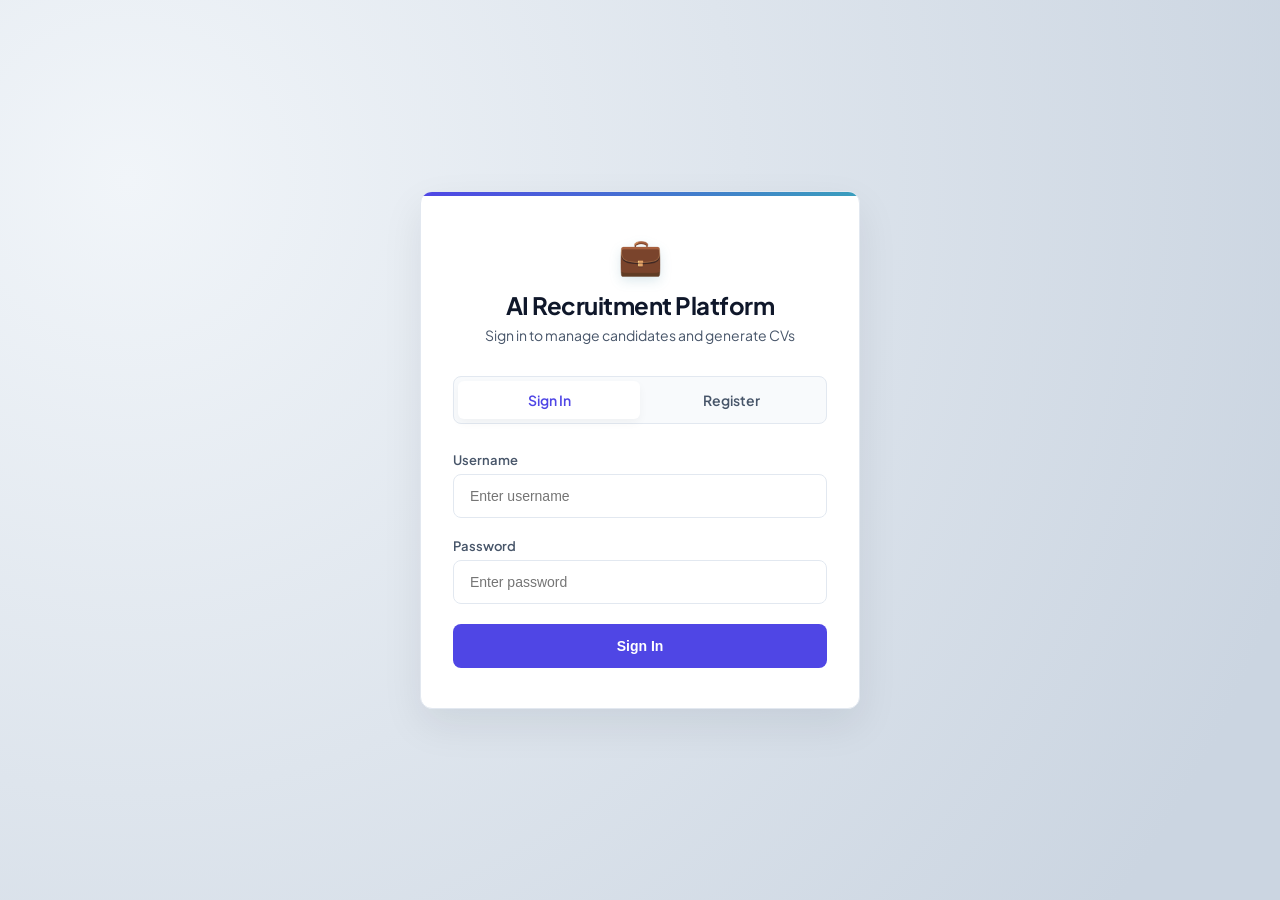
<file: frontend/login.html>
<!DOCTYPE html>
<html lang="en">
<head>
    <meta charset="utf-8">
    <meta name="viewport" content="width=device-width, initial-scale=1">
    <title>Platform Login - AI Recruitment Platform</title>
    <link href="https://fonts.googleapis.com/css2?family=Plus+Jakarta+Sans:wght@400;500;600;700&display=swap" rel="stylesheet">
    <style>
        :root {
            --bg: #f8fafc;
            --surface: #ffffff;
            --border: #e2e8f0;
            --text: #0f172a;
            --muted: #475569;
            --primary: #4f46e5;
            --primary-strong: #4338ca;
            --primary-light: #e0e7ff;
            --danger: #ef4444;
            --success: #10b981;
            --shadow: 0 16px 40px rgba(15, 23, 42, 0.08);
            --radius: 12px;
        }

        * {
            box-sizing: border-box;
            margin: 0;
            padding: 0;
        }

        body {
            font-family: 'Plus Jakarta Sans', system-ui, -apple-system, sans-serif;
            background: radial-gradient(circle at 10% 20%, #f1f5f9 0%, #cbd5e1 90.1%);
            color: var(--text);
            min-height: 100vh;
            display: flex;
            align-items: center;
            justify-content: center;
            padding: 20px;
        }

        .auth-container {
            width: 100%;
            max-width: 440px;
            background: var(--surface);
            border: 1px solid var(--border);
            border-radius: var(--radius);
            box-shadow: var(--shadow);
            padding: 40px 32px;
            position: relative;
            overflow: hidden;
            transition: all 0.3s ease;
        }

        /* Top Accent Line */
        .auth-container::before {
            content: '';
            position: absolute;
            top: 0;
            left: 0;
            right: 0;
            height: 4px;
            background: linear-gradient(90deg, var(--primary) 0%, #3a9ebd 100%);
        }

        .brand {
            text-align: center;
            margin-bottom: 32px;
        }

        .brand-icon {
            font-size: 36px;
            margin-bottom: 12px;
            display: inline-block;
            filter: drop-shadow(0 4px 6px rgba(23, 107, 135, 0.15));
        }

        .brand h1 {
            font-size: 24px;
            font-weight: 700;
            color: var(--text);
            letter-spacing: -0.5px;
        }

        .brand p {
            color: var(--muted);
            font-size: 14px;
            margin-top: 6px;
        }

        /* Tabs */
        .auth-tabs {
            display: flex;
            background: var(--bg);
            padding: 4px;
            border-radius: 8px;
            margin-bottom: 28px;
            border: 1px solid var(--border);
        }

        .auth-tab {
            flex: 1;
            text-align: center;
            padding: 10px 0;
            font-size: 14px;
            font-weight: 600;
            color: var(--muted);
            cursor: pointer;
            border-radius: 6px;
            transition: all 0.2s ease;
        }

        .auth-tab.active {
            background: var(--surface);
            color: var(--primary);
            box-shadow: 0 4px 10px rgba(0, 0, 0, 0.04);
        }

        /* Forms */
        .auth-form {
            display: none;
        }

        .auth-form.active {
            display: block;
            animation: fadeIn 0.4s ease forwards;
        }

        @keyframes fadeIn {
            from { opacity: 0; transform: translateY(8px); }
            to { opacity: 1; transform: translateY(0); }
        }

        .form-group {
            margin-bottom: 20px;
        }

        .form-label {
            display: block;
            font-size: 13px;
            font-weight: 600;
            color: var(--muted);
            margin-bottom: 6px;
        }

        .form-input {
            width: 100%;
            height: 44px;
            padding: 0 16px;
            border: 1px solid var(--border);
            border-radius: 8px;
            font-size: 14px;
            color: var(--text);
            background: var(--surface);
            transition: all 0.2s ease;
            outline: none;
        }

        .form-input:focus {
            border-color: var(--primary);
            box-shadow: 0 0 0 3px var(--primary-light);
        }

        .btn-submit {
            width: 100%;
            height: 44px;
            background: var(--primary);
            color: #ffffff;
            border: none;
            border-radius: 8px;
            font-size: 14px;
            font-weight: 600;
            cursor: pointer;
            transition: background 0.2s ease;
            display: flex;
            align-items: center;
            justify-content: center;
            gap: 8px;
        }

        .btn-submit:hover {
            background: var(--primary-strong);
        }

        .btn-submit:disabled {
            opacity: 0.7;
            cursor: not-allowed;
        }

        /* Message Box */
        .alert {
            display: none;
            padding: 12px 16px;
            border-radius: 8px;
            font-size: 13px;
            line-height: 1.4;
            margin-bottom: 20px;
            animation: slideIn 0.3s ease;
        }

        @keyframes slideIn {
            from { opacity: 0; transform: translateY(-8px); }
            to { opacity: 1; transform: translateY(0); }
        }

        .alert.error {
            display: block;
            background: #fff1f0;
            border: 1px solid #ffc9c4;
            color: var(--danger);
        }

        .alert.success {
            display: block;
            background: #eefbf3;
            border: 1px solid #b8e4ca;
            color: var(--success);
        }

        /* Spinner */
        .spinner {
            border: 2px solid rgba(255, 255, 255, 0.3);
            width: 18px;
            height: 18px;
            border-radius: 50%;
            border-left-color: white;
            animation: spin 0.6s linear infinite;
        }

        @keyframes spin {
            0% { transform: rotate(0deg); }
            100% { transform: rotate(360deg); }
        }
    </style>
</head>
<body>

    <div class="auth-container">
        <div class="brand">
            <span class="brand-icon">💼</span>
            <h1>AI Recruitment Platform</h1>
            <p>Sign in to manage candidates and generate CVs</p>
        </div>

        <div class="auth-tabs">
            <div id="tabLogin" class="auth-tab active" onclick="switchTab('login')">Sign In</div>
            <div id="tabRegister" class="auth-tab" onclick="switchTab('register')">Register</div>
        </div>

        <div id="alertBox" class="alert"></div>

        <!-- Login Form -->
        <form id="loginForm" class="auth-form active" onsubmit="handleLogin(event)">
            <div class="form-group">
                <label class="form-label" for="loginUsername">Username</label>
                <input class="form-input" type="text" id="loginUsername" required autocomplete="username" placeholder="Enter username">
            </div>
            <div class="form-group">
                <label class="form-label" for="loginPassword">Password</label>
                <input class="form-input" type="password" id="loginPassword" required autocomplete="current-password" placeholder="Enter password">
            </div>
            <button class="btn-submit" type="submit" id="loginBtn">
                <span>Sign In</span>
            </button>
        </form>

        <!-- Register Form -->
        <form id="registerForm" class="auth-form" onsubmit="handleRegister(event)">
            <div class="form-group">
                <label class="form-label" for="regUsername">Username</label>
                <input class="form-input" type="text" id="regUsername" required autocomplete="username" placeholder="Choose a username">
            </div>
            <div class="form-group">
                <label class="form-label" for="regEmail">Email Address</label>
                <input class="form-input" type="email" id="regEmail" required autocomplete="email" placeholder="you@example.com">
                <div id="emailError" style="display: none; color: var(--danger); font-size: 13px; margin-top: 8px; line-height: 1.4; padding: 10px; background: #fff1f0; border: 1px solid #ffc9c4; border-radius: 6px;"></div>
            </div>
            <div class="form-group">
                <label class="form-label" for="regPassword">Password</label>
                <input class="form-input" type="password" id="regPassword" required autocomplete="new-password" placeholder="Create a password">
            </div>
            <button class="btn-submit" type="submit" id="regBtn">
                <span>Register Account</span>
            </button>
        </form>
    </div>

    <script>
        const apiBase = ""; // relative paths target the active domain/port automatically!

        function switchTab(tab) {
            document.getElementById("alertBox").style.display = "none";
            document.getElementById("emailError").style.display = "none";
            
            if (tab === 'login') {
                document.getElementById("tabLogin").classList.add("active");
                document.getElementById("tabRegister").classList.remove("active");
                document.getElementById("loginForm").classList.add("active");
                document.getElementById("registerForm").classList.remove("active");
            } else {
                document.getElementById("tabLogin").classList.remove("active");
                document.getElementById("tabRegister").classList.add("active");
                document.getElementById("loginForm").classList.remove("active");
                document.getElementById("registerForm").classList.add("active");
            }
        }

        function showAlert(msg, type = "error") {
            const box = document.getElementById("alertBox");
            box.textContent = msg;
            box.className = `alert ${type}`;
        }

        async function handleLogin(e) {
            e.preventDefault();
            const usernameInput = document.getElementById("loginUsername");
            const passwordInput = document.getElementById("loginPassword");
            const btn = document.getElementById("loginBtn");

            btn.disabled = true;
            btn.innerHTML = `<div class="spinner"></div>`;

            try {
                const response = await fetch(`${apiBase}/login`, {
                    method: "POST",
                    headers: { "Content-Type": "application/json" },
                    body: JSON.stringify({
                        username: usernameInput.value.trim(),
                        password: passwordInput.value
                    })
                });

                const data = await response.json();

                if (!response.ok) {
                    throw new Error(data.detail || "Authentication failed");
                }

                // Save token & username locally
                localStorage.setItem("access_token", data.access_token);
                localStorage.setItem("username", data.username);

                // Redirect to dashboard
                window.location.href = "/dashboard/";
            } catch (err) {
                showAlert(err.message, "error");
                btn.disabled = false;
                btn.innerHTML = "<span>Sign In</span>";
            }
        }

        async function handleRegister(e) {
            e.preventDefault();
            const usernameInput = document.getElementById("regUsername");
            const emailInput = document.getElementById("regEmail");
            const passwordInput = document.getElementById("regPassword");
            const btn = document.getElementById("regBtn");

            const emailErrorDiv = document.getElementById("emailError");
            emailErrorDiv.style.display = "none";

            btn.disabled = true;
            btn.innerHTML = `<div class="spinner"></div>`;

            try {
                const response = await fetch(`${apiBase}/register`, {
                    method: "POST",
                    headers: { "Content-Type": "application/json" },
                    body: JSON.stringify({
                        username: usernameInput.value.trim(),
                        email: emailInput.value.trim(),
                        password: passwordInput.value
                    })
                });

                const data = await response.json();

                if (!response.ok) {
                    if (response.status === 409) {
                        emailErrorDiv.innerHTML = "❌ This email is already registered.<br><br>Please use another email address or log in instead.";
                        emailErrorDiv.style.display = "block";
                        passwordInput.value = "";
                        return;
                    }
                    throw new Error(data.detail || "Registration failed");
                }

                showAlert("Account registered successfully! You can now log in.", "success");
                switchTab('login');
                
                // Clear registration fields
                usernameInput.value = "";
                emailInput.value = "";
                passwordInput.value = "";
            } catch (err) {
                showAlert(err.message, "error");
            } finally {
                btn.disabled = false;
                btn.innerHTML = "<span>Register Account</span>";
            }
        }
    </script>
</body>
</html>
</file>
